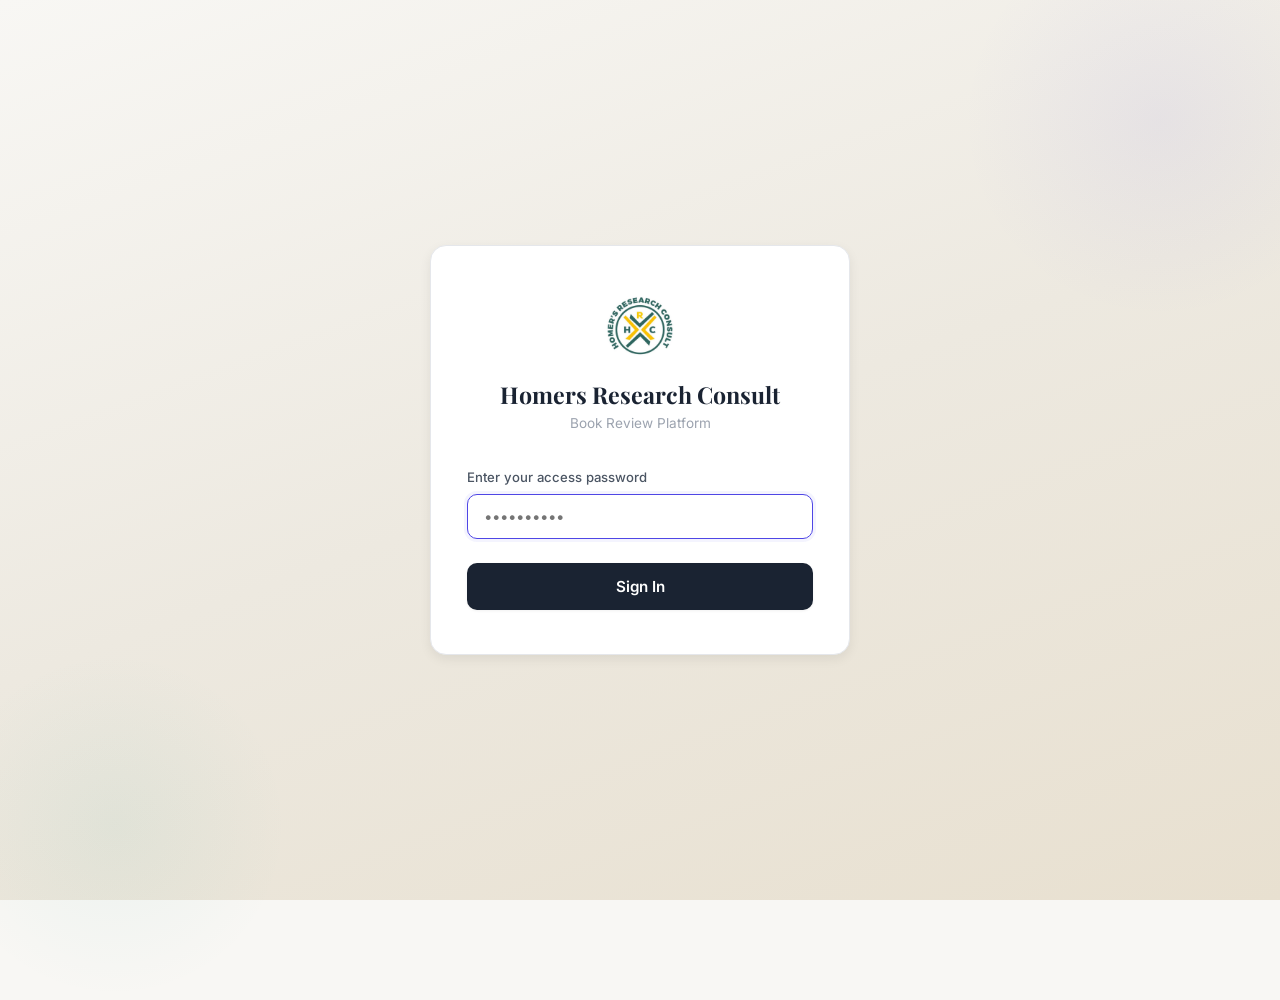
<file: index.html>
<!DOCTYPE html>
<html lang="en">
<head>
  <meta charset="UTF-8">
  <meta name="viewport" content="width=device-width, initial-scale=1.0">
  <meta name="description" content="Homers Research Consult - Book Review Platform">
  <title>Homers Research Consult | Book Review Platform</title>
  <link rel="stylesheet" href="css/main.css?v=1.3">
</head>
<body>
  <div class="login-page">
    <div class="login-card glass">
      <img src="youtube logo.png" alt="Homer's Research Consult" style="width:72px;height:72px;margin:0 auto 18px;display:block;border-radius:50%;object-fit:cover;">
      <h1>Homers Research Consult</h1>
      <p class="subtitle">Book Review Platform</p>
      
      <form id="loginForm" onsubmit="return false;">
        <div class="input-group">
          <label for="password">Enter your access password</label>
          <input type="password" id="password" placeholder="••••••••••" autocomplete="off" autofocus>
        </div>
        <button type="submit" class="btn btn-primary" id="loginBtn">Sign In</button>
        <p class="login-error" id="loginError">Invalid password. Please try again.</p>
      </form>
    </div>
  </div>

  <script>
    // Secure auth with SHA-256 hashed passwords
    // No plain-text passwords in source code
    const CREDENTIALS = {
      '187f5bf883179d57fe1671ab493ddc1d3c3f11cba7a2176360c33559452b6fa4': 'Emma',
      'dcb71b90feb69f0c93f53e3950a7c42a01e3dacdea463007ee0f326a51d6dcdc': 'CEO'
    };

    async function hashPassword(password) {
      const encoder = new TextEncoder();
      const data = encoder.encode(password);
      const hashBuffer = await crypto.subtle.digest('SHA-256', data);
      const hashArray = Array.from(new Uint8Array(hashBuffer));
      return hashArray.map(b => b.toString(16).padStart(2, '0')).join('');
    }

    document.getElementById('loginForm').addEventListener('submit', async function() {
      const pw = document.getElementById('password').value.trim();
      const hash = await hashPassword(pw);
      const role = CREDENTIALS[hash];
      if (role) {
        sessionStorage.setItem('hrc_role', role);
        sessionStorage.setItem('hrc_loggedIn', 'true');
        window.location.href = 'dashboard.html';
      } else {
        document.getElementById('loginError').classList.add('show');
        document.getElementById('password').value = '';
        setTimeout(() => document.getElementById('loginError').classList.remove('show'), 3000);
      }
    });

    // Redirect if already logged in
    if (sessionStorage.getItem('hrc_loggedIn') === 'true') {
      window.location.href = 'dashboard.html';
    }
  </script>
</body>
</html>
</file>
<file: css/main.css>
@import url('https://fonts.googleapis.com/css2?family=Playfair+Display:wght@400;600;700;800&family=Inter:wght@300;400;500;600;700&display=swap');

:root {
  --bg: #FFFFFF;
  --bg-soft: #F8F7F4;
  --bg-muted: #F0EDE8;
  --navy: #1A2332;
  --navy-light: #2D3E50;
  --gold: #B8922F;
  --gold-light: #D4A843;
  --gold-dark: #9A7A24;
  --gold-bg: rgba(184,146,47,0.08);
  --teal: #0D9488;
  --teal-bg: rgba(13,148,136,0.07);
  --indigo: #4F46E5;
  --indigo-bg: rgba(79,70,229,0.06);
  --text: #1A1A1A;
  --text-secondary: #4B5563;
  --text-muted: #9CA3AF;
  --border: #E5E7EB;
  --border-light: #F3F4F6;
  --green: #059669;
  --green-bg: rgba(5,150,105,0.08);
  --red: #DC2626;
  --red-bg: rgba(220,38,38,0.06);
  --orange: #D97706;
  --orange-bg: rgba(217,119,6,0.07);
  --blue: #2563EB;
  --blue-bg: rgba(37,99,235,0.06);
  --font-heading: 'Playfair Display', Georgia, serif;
  --font-body: 'Inter', -apple-system, sans-serif;
  --radius-sm: 6px;
  --radius-md: 10px;
  --radius-lg: 16px;
  --shadow-sm: 0 1px 3px rgba(0,0,0,0.06);
  --shadow-md: 0 4px 12px rgba(0,0,0,0.07);
  --shadow-lg: 0 8px 24px rgba(0,0,0,0.1);
  --transition: 0.25s cubic-bezier(0.4,0,0.2,1);
}

*,*::before,*::after{box-sizing:border-box;margin:0;padding:0}
html{font-size:16px;scroll-behavior:smooth}
body{font-family:var(--font-body);background:var(--bg-soft);color:var(--text);line-height:1.6;min-height:100vh;-webkit-font-smoothing:antialiased}
h1,h2,h3,h4,h5{font-family:var(--font-heading);font-weight:700;line-height:1.25;color:var(--navy)}
h1{font-size:2.25rem}h2{font-size:1.6rem}h3{font-size:1.2rem}
a{color:var(--gold-dark);text-decoration:none;transition:var(--transition)}
a:hover{color:var(--gold)}

.glass{background:var(--bg);border:1px solid var(--border);border-radius:var(--radius-lg);box-shadow:var(--shadow-md)}

/* Buttons */
.btn{display:inline-flex;align-items:center;justify-content:center;gap:8px;padding:11px 24px;border:none;border-radius:var(--radius-md);font-family:var(--font-body);font-weight:600;font-size:.9rem;cursor:pointer;transition:var(--transition)}
.btn-primary{background:var(--navy);color:#fff;box-shadow:var(--shadow-sm)}
.btn-primary:hover{background:var(--navy-light);transform:translateY(-1px);box-shadow:var(--shadow-md)}
.btn-secondary{background:var(--bg);color:var(--text);border:1px solid var(--border)}
.btn-secondary:hover{background:var(--bg-muted);border-color:#D1D5DB}
.btn-sm{padding:7px 14px;font-size:.82rem;border-radius:var(--radius-sm)}
.btn-icon{width:36px;height:36px;padding:0;border-radius:50%;display:inline-flex;align-items:center;justify-content:center;background:var(--bg-soft);border:1px solid var(--border);color:var(--text-secondary);cursor:pointer;transition:var(--transition);font-size:14px}
.btn-icon:hover{background:var(--bg-muted);color:var(--text)}

/* Badges */
.badge{display:inline-flex;align-items:center;gap:5px;padding:3px 10px;border-radius:50px;font-size:.72rem;font-weight:600;text-transform:uppercase;letter-spacing:.5px}
.badge-draft{background:var(--blue-bg);color:var(--blue)}
.badge-review{background:var(--orange-bg);color:var(--orange)}
.badge-revision{background:var(--red-bg);color:var(--red)}
.badge-approved{background:var(--green-bg);color:var(--green)}

/* Inputs */
.input-group{display:flex;flex-direction:column;gap:6px}
.input-group label{font-size:.82rem;font-weight:500;color:var(--text-secondary)}
input[type="password"],input[type="text"],textarea,select{width:100%;padding:12px 16px;border-radius:var(--radius-md);background:var(--bg);border:1px solid var(--border);color:var(--text);font-family:var(--font-body);font-size:.95rem;transition:var(--transition);outline:none}
input:focus,textarea:focus,select:focus{border-color:var(--indigo);box-shadow:0 0 0 3px var(--indigo-bg);background:var(--bg)}
textarea{resize:vertical;min-height:90px}

/* ===== NAVBAR ===== */
.navbar{display:flex;align-items:center;justify-content:space-between;padding:0 28px;height:58px;background:var(--navy);position:sticky;top:0;z-index:100}
.navbar-brand{display:flex;align-items:center;gap:12px}
.navbar-brand h2{font-size:1.05rem;color:#fff;margin:0}
.navbar-brand span{font-size:.75rem;color:rgba(255,255,255,.5);display:block;margin-top:1px}
.navbar-actions{display:flex;align-items:center;gap:10px}
.navbar .btn-secondary{background:rgba(255,255,255,.1);color:#fff;border:1px solid rgba(255,255,255,.15)}
.navbar .btn-secondary:hover{background:rgba(255,255,255,.18)}
.role-badge{padding:5px 12px;border-radius:50px;font-size:.72rem;font-weight:700;text-transform:uppercase;letter-spacing:.5px}
.role-author{background:rgba(212,168,67,.2);color:var(--gold-light);border:1px solid rgba(212,168,67,.3)}
.role-reviewer{background:rgba(96,165,250,.15);color:#93C5FD;border:1px solid rgba(96,165,250,.25)}

/* ===== LOGIN ===== */
.login-page{min-height:100vh;display:flex;align-items:center;justify-content:center;background:linear-gradient(160deg,#F8F7F4 0%,#EDE9E0 50%,#E8E0D0 100%);position:relative}
.login-page::before{content:'';position:absolute;top:-80px;right:-80px;width:400px;height:400px;background:radial-gradient(circle,rgba(79,70,229,.06) 0%,transparent 70%);border-radius:50%}
.login-page::after{content:'';position:absolute;bottom:-100px;left:-60px;width:350px;height:350px;background:radial-gradient(circle,rgba(13,148,136,.05) 0%,transparent 70%);border-radius:50%}
.login-card{width:100%;max-width:420px;padding:44px 36px;text-align:center;position:relative;z-index:1;animation:fadeInUp .5s ease-out}
.login-card .logo-icon{width:56px;height:56px;margin:0 auto 18px;background:var(--navy);border-radius:var(--radius-md);display:flex;align-items:center;justify-content:center;font-size:24px;color:#fff;font-weight:800;font-family:var(--font-heading)}
.login-card h1{font-size:1.45rem;margin-bottom:4px}
.login-card .subtitle{color:var(--text-muted);font-size:.85rem;margin-bottom:32px}
.login-card .input-group{margin-bottom:18px;text-align:left}
.login-card .btn-primary{width:100%;padding:14px;font-size:.95rem;margin-top:6px}
.login-error{color:var(--red);font-size:.82rem;margin-top:10px;display:none;animation:shake .4s ease}
.login-error.show{display:block}

/* ===== DASHBOARD ===== */
.dashboard{padding:28px 32px;max-width:1200px;margin:0 auto}
.dashboard-header{margin-bottom:24px}
.dashboard-header h1{font-size:1.6rem;margin-bottom:2px;color:var(--navy)}
.dashboard-header p{color:var(--text-muted);font-size:.9rem}

/* Stats with colored left borders */
.stats-row{display:flex;gap:14px;margin-bottom:28px;flex-wrap:wrap}
.stat-card{flex:1;min-width:130px;padding:18px 20px;border-radius:var(--radius-md);background:var(--bg);border:1px solid var(--border);border-left:4px solid var(--border);transition:var(--transition)}
.stat-card:hover{box-shadow:var(--shadow-md)}
.stat-card:nth-child(1){border-left-color:var(--indigo);background:linear-gradient(135deg,var(--bg),var(--indigo-bg))}
.stat-card:nth-child(2){border-left-color:var(--orange);background:linear-gradient(135deg,var(--bg),var(--orange-bg))}
.stat-card:nth-child(3){border-left-color:var(--red);background:linear-gradient(135deg,var(--bg),var(--red-bg))}
.stat-card:nth-child(4){border-left-color:var(--green);background:linear-gradient(135deg,var(--bg),var(--green-bg))}
.stat-card:nth-child(5){border-left-color:var(--gold);background:linear-gradient(135deg,var(--bg),var(--gold-bg))}
.stat-card .stat-number{font-size:1.8rem;font-weight:700;font-family:var(--font-heading);line-height:1}
.stat-card .stat-label{font-size:.72rem;color:var(--text-muted);text-transform:uppercase;letter-spacing:.5px;margin-top:4px}

/* Book Cards with colored top accent */
.books-grid{display:grid;grid-template-columns:repeat(auto-fill,minmax(340px,1fr));gap:24px}
.book-card{padding:0;cursor:pointer;transition:all 0.35s cubic-bezier(0.4,0,0.2,1);position:relative;overflow:hidden;background:var(--bg);border:1px solid var(--border);border-radius:var(--radius-lg)}
.book-card:hover{transform:translateY(-6px);box-shadow:0 16px 40px rgba(0,0,0,0.12),0 4px 12px rgba(0,0,0,0.06);border-color:transparent}
.book-card-accent{height:4px;width:100%}
.book-card[data-type="academic"] .book-card-accent{background:linear-gradient(90deg,var(--indigo),var(--teal))}
.book-card[data-type="business"] .book-card-accent{background:linear-gradient(90deg,var(--gold),var(--orange))}

/* Vertical card layout with large thumbnail */
.book-card-layout{display:flex;flex-direction:column;gap:0}
.book-card-thumbnail{width:100%;height:260px;flex-shrink:0;background:linear-gradient(145deg,var(--navy),var(--navy-light));display:flex;align-items:center;justify-content:center;overflow:hidden;position:relative;padding:24px 28px}
.book-card-thumbnail::after{content:'';position:absolute;bottom:0;left:0;right:0;height:70px;background:linear-gradient(to top,rgba(0,0,0,0.45),transparent);z-index:1;pointer-events:none}
.book-card-thumbnail img{width:auto;height:100%;max-width:100%;object-fit:contain;border-radius:4px;box-shadow:4px 6px 20px rgba(0,0,0,0.35),2px 3px 8px rgba(0,0,0,0.2);transition:transform 0.4s cubic-bezier(0.4,0,0.2,1);position:relative;z-index:0;filter:drop-shadow(0 2px 4px rgba(0,0,0,0.15))}
.book-card:hover .book-card-thumbnail img{transform:scale(1.05) translateY(-4px)}
.book-thumb-fallback{width:100%;height:100%;display:flex;flex-direction:column;align-items:center;justify-content:center;border-radius:var(--radius-sm);background:linear-gradient(145deg,var(--navy),var(--navy-light));gap:8px}
.book-thumb-fallback span{font-size:3rem;font-weight:800;font-family:var(--font-heading);color:rgba(255,255,255,0.2)}
.book-thumb-fallback .fallback-title{font-size:0.85rem;font-family:var(--font-heading);color:rgba(255,255,255,0.5);text-align:center;padding:0 16px;line-height:1.3;max-width:200px}

/* Thumbnail title overlay */
.book-thumb-title{position:absolute;bottom:10px;left:16px;right:16px;z-index:2;font-family:var(--font-heading);font-size:0.82rem;font-weight:700;color:#fff;text-shadow:0 1px 4px rgba(0,0,0,0.5);line-height:1.3;white-space:nowrap;overflow:hidden;text-overflow:ellipsis}

/* Page count pill on thumbnail */
.book-thumb-pages{position:absolute;top:12px;right:12px;z-index:2;background:rgba(0,0,0,0.55);backdrop-filter:blur(6px);color:#fff;font-size:0.7rem;font-weight:600;padding:4px 10px;border-radius:50px;display:flex;align-items:center;gap:4px;letter-spacing:0.3px;font-family:var(--font-body)}

.book-card-body{padding:16px 20px;flex:1;position:relative;min-width:0}
.book-card .book-number{position:absolute;top:10px;right:14px;font-size:2.2rem;font-weight:800;font-family:var(--font-heading);color:rgba(0,0,0,.04)}
.book-card .book-type{font-size:.68rem;text-transform:uppercase;letter-spacing:1px;margin-bottom:4px;font-weight:700}
.book-card[data-type="academic"] .book-type{color:var(--indigo)}
.book-card[data-type="business"] .book-type{color:var(--orange)}
.book-card h3{font-size:1.05rem;margin-bottom:6px;line-height:1.35}
.book-card .book-desc{font-size:.82rem;color:var(--text-secondary);margin-bottom:12px;line-height:1.5;display:-webkit-box;-webkit-line-clamp:2;-webkit-box-orient:vertical;overflow:hidden}
.book-card .book-meta{display:flex;align-items:center;gap:8px;flex-wrap:wrap}
.book-card .chapter-count{font-size:.75rem;color:var(--text-muted);display:flex;align-items:center;gap:3px}
.book-card .page-count{font-size:.75rem;color:var(--text-secondary);font-weight:600;background:var(--bg-muted);padding:2px 8px;border-radius:50px;display:flex;align-items:center;gap:3px}
.progress-bar{width:100%;height:3px;background:var(--border-light);border-radius:2px;margin-top:12px;overflow:hidden}
.progress-bar .fill{height:100%;background:linear-gradient(90deg,var(--teal),var(--indigo));border-radius:2px;transition:width .5s ease}

/* Filter Buttons */
.filter-btn.active{background:var(--navy)!important;color:#fff!important;border-color:var(--navy)!important}

/* ===== READER ===== */
.reader-layout{display:flex;height:calc(100vh - 58px)}
.chapter-sidebar{width:260px;background:var(--bg);border-right:1px solid var(--border);overflow-y:auto;flex-shrink:0;padding:18px 0}
.chapter-sidebar h3{padding:0 20px;font-size:.72rem;color:var(--text-muted);text-transform:uppercase;letter-spacing:1.5px;margin-bottom:10px;font-family:var(--font-body);font-weight:600}
.chapter-list{list-style:none}
.chapter-item{display:flex;align-items:center;gap:10px;padding:10px 20px;cursor:pointer;transition:var(--transition);font-size:.85rem;color:var(--text-secondary);border-left:3px solid transparent}
.chapter-item:hover{background:var(--bg-soft);color:var(--text)}
.chapter-item.active{background:var(--indigo-bg);color:var(--indigo);border-left-color:var(--indigo);font-weight:600}
.chapter-item .ch-status{width:7px;height:7px;border-radius:50%;flex-shrink:0}
.ch-status.pending{background:var(--text-muted)}
.ch-status.reviewed{background:var(--orange)}
.ch-status.approved{background:var(--green)}

.reader-main{flex:1;overflow-y:auto;padding:36px 56px;max-width:780px;background:var(--bg)}
.reader-main h1{font-size:1.8rem;margin-bottom:6px}
.reader-main h2{font-size:1.4rem;margin:28px 0 14px;color:var(--navy);padding-bottom:8px;border-bottom:2px solid var(--border-light)}
.reader-main h3{font-size:1.1rem;margin:22px 0 10px;color:var(--navy-light)}
.reader-main p{margin-bottom:14px;color:var(--text-secondary);line-height:1.85;font-size:.98rem}
.reader-main ul,.reader-main ol{margin:0 0 14px 22px;color:var(--text-secondary)}
.reader-main li{margin-bottom:6px;line-height:1.7}
.reader-main blockquote{border-left:3px solid var(--teal);padding:16px 20px;margin:18px 0;background:var(--teal-bg);border-radius:0 var(--radius-sm) var(--radius-sm) 0;color:var(--text-secondary)}
.reader-main table{width:100%;border-collapse:collapse;margin:18px 0;border:1px solid var(--border)}
.reader-main th,.reader-main td{padding:10px 14px;text-align:left;border:1px solid var(--border)}
.reader-main th{background:var(--indigo-bg);color:var(--indigo);font-weight:600;font-size:.88rem}
.reader-main td{color:var(--text-secondary);font-size:.9rem}

/* Commentable */
.commentable{position:relative;padding-right:36px;border-radius:var(--radius-sm)}
.commentable:hover{background:rgba(79,70,229,.03)}
.comment-trigger{position:absolute;right:0;top:4px;opacity:0;width:26px;height:26px;border-radius:50%;background:var(--indigo);color:#fff;border:none;cursor:pointer;font-size:12px;display:flex;align-items:center;justify-content:center;transition:var(--transition)}
.commentable:hover .comment-trigger{opacity:1}
.commentable.has-comments .comment-trigger{opacity:1;background:var(--orange)}
.comment-count-badge{position:absolute;right:-3px;top:-3px;width:14px;height:14px;background:var(--red);border-radius:50%;font-size:9px;color:white;display:flex;align-items:center;justify-content:center;font-weight:700}

/* Comments Panel */
.comments-panel{width:340px;background:var(--bg);border-left:1px solid var(--border);overflow-y:auto;flex-shrink:0;display:flex;flex-direction:column}
.comments-panel.hidden{display:none}
.comments-header{padding:16px 20px;border-bottom:1px solid var(--border);display:flex;align-items:center;justify-content:space-between;background:var(--indigo-bg)}
.comments-header h3{font-size:.95rem;font-family:var(--font-body);font-weight:600;color:var(--indigo)}
.comment-thread{padding:14px 20px;border-bottom:1px solid var(--border-light)}
.comment-thread .quoted-text{font-size:.78rem;color:var(--text-muted);border-left:2px solid var(--gold);padding-left:10px;margin-bottom:8px;font-style:italic}
.comment-bubble{padding:10px 12px;border-radius:var(--radius-md);margin-bottom:6px;font-size:.85rem;line-height:1.5}
.comment-bubble.reviewer-comment{background:var(--blue-bg);border:1px solid rgba(37,99,235,.1)}
.comment-bubble.author-comment{background:var(--gold-bg);border:1px solid rgba(184,146,47,.15)}
.comment-meta{font-size:.7rem;color:var(--text-muted);margin-top:4px}
.comment-actions{display:flex;gap:6px;margin-top:6px}
.resolve-btn{padding:3px 10px;border-radius:var(--radius-sm);border:none;font-size:.72rem;cursor:pointer;font-weight:600;transition:var(--transition);background:var(--green-bg);color:var(--green)}
.resolve-btn:hover{background:rgba(5,150,105,.15)}
.comment-input-area{padding:14px 20px;border-top:1px solid var(--border);margin-top:auto;background:var(--bg-soft)}
.comment-input-area textarea{min-height:65px;font-size:.85rem}

/* Voice Recorder */
.voice-recorder{position:fixed;bottom:20px;right:20px;z-index:50}
.voice-btn{width:48px;height:48px;border-radius:50%;background:var(--indigo);color:#fff;border:none;cursor:pointer;font-size:18px;box-shadow:var(--shadow-md);transition:var(--transition);display:flex;align-items:center;justify-content:center}
.voice-btn:hover{transform:scale(1.08);box-shadow:var(--shadow-lg)}
.voice-btn.recording{background:var(--red);animation:pulse 1.5s infinite}
.voice-panel{position:absolute;bottom:60px;right:0;width:280px;padding:18px;border-radius:var(--radius-lg);background:var(--bg);border:1px solid var(--border);box-shadow:var(--shadow-lg);display:none}
.voice-panel.show{display:block;animation:fadeInUp .25s ease}
.voice-panel-close{position:absolute;top:8px;right:10px;background:none;border:none;cursor:pointer;font-size:16px;color:var(--text-muted);padding:4px;line-height:1;transition:var(--transition)}
.voice-panel-close:hover{color:var(--text)}
.voice-timer{font-size:1.8rem;font-weight:700;font-family:var(--font-heading);text-align:center;color:var(--indigo);margin:10px 0}
.voice-controls{display:flex;justify-content:center;gap:10px}
.voice-note-item{display:flex;align-items:center;gap:8px;padding:8px;background:var(--bg-soft);border-radius:var(--radius-sm);margin-top:6px;border:1px solid var(--border-light)}
.voice-note-item audio{flex:1;height:30px}

/* Version History */
.version-timeline{padding:16px 0}
.version-item{display:flex;gap:12px;padding:10px 0;border-bottom:1px solid var(--border-light)}
.version-dot{width:10px;height:10px;border-radius:50%;background:var(--teal);margin-top:4px;flex-shrink:0}
.version-info h4{font-size:.88rem;font-family:var(--font-body);font-weight:600;color:var(--text)}
.version-info p{font-size:.78rem;color:var(--text-muted)}

/* Modal */
.modal-overlay{position:fixed;inset:0;background:rgba(0,0,0,.3);backdrop-filter:blur(3px);z-index:200;display:none;align-items:center;justify-content:center}
.modal-overlay.show{display:flex}
.modal{width:90%;max-width:520px;padding:28px;border-radius:var(--radius-lg);background:var(--bg);border:1px solid var(--border);box-shadow:var(--shadow-lg);animation:fadeInUp .25s ease}
.modal h2{margin-bottom:14px;font-size:1.3rem}
.modal-actions{display:flex;gap:10px;justify-content:flex-end;margin-top:20px}

/* Animations */
@keyframes fadeInUp{from{opacity:0;transform:translateY(16px)}to{opacity:1;transform:translateY(0)}}
@keyframes shake{0%,100%{transform:translateX(0)}25%{transform:translateX(-6px)}75%{transform:translateX(6px)}}
@keyframes pulse{0%,100%{box-shadow:0 0 0 0 rgba(220,38,38,.3)}50%{box-shadow:0 0 0 10px rgba(220,38,38,0)}}
.fade-in{animation:fadeInUp .4s ease-out both}
.fade-in-delay-1{animation-delay:.08s}
.fade-in-delay-2{animation-delay:.16s}

::-webkit-scrollbar{width:5px}
::-webkit-scrollbar-track{background:transparent}
::-webkit-scrollbar-thumb{background:var(--border);border-radius:3px}

/* Toasts */
.toast-container{position:fixed;top:16px;right:16px;z-index:300;display:flex;flex-direction:column;gap:6px}
.toast{padding:12px 18px;border-radius:var(--radius-md);font-size:.85rem;font-weight:500;box-shadow:var(--shadow-md);animation:fadeInUp .25s ease;min-width:260px}
.toast-success{background:#F0FDF4;border:1px solid var(--green);color:var(--green)}
.toast-error{background:#FEF2F2;border:1px solid var(--red);color:var(--red)}
.toast-info{background:#EFF6FF;border:1px solid var(--blue);color:var(--blue)}

/* Concept Diagrams */
.diagram-container { margin: 24px 0; border: 1px solid var(--border); border-radius: var(--radius-lg); background: var(--bg-soft); padding: 20px; overflow: hidden; }
.diagram-header { font-family: var(--font-heading); font-weight: 700; color: var(--navy); margin-bottom: 16px; font-size: 1.1rem; text-align: center; }
.diagram-grid { display: grid; gap: 16px; }
.grid-2 { grid-template-columns: 1fr 1fr; }
.grid-3 { grid-template-columns: 1fr 1fr 1fr; }
.diagram-box { background: var(--bg); border: 1px solid var(--border-light); padding: 16px; border-radius: var(--radius-md); box-shadow: var(--shadow-sm); text-align: center; }
.diagram-box h4 { margin-bottom: 8px; color: var(--indigo); font-size: 1rem; }
.diagram-box p { font-size: 0.85rem; color: var(--text-secondary); margin: 0; line-height: 1.5; }
.diagram-flow { display: flex; align-items: center; justify-content: center; flex-wrap: wrap; gap: 12px; }
.diagram-flow .diagram-box { flex: 1; min-width: 120px; border-top: 3px solid var(--teal); }
.diagram-arrow { color: var(--text-muted); font-size: 1.2rem; display: flex; align-items: center; justify-content: center; }
.header-image { width: 100%; height: auto; max-height: 350px; object-fit: cover; border-radius: var(--radius-lg); margin-bottom: 24px; box-shadow: var(--shadow-md); border: 1px solid var(--border); }
@media(max-width: 768px) { .grid-2, .grid-3 { grid-template-columns: 1fr; } .diagram-flow { flex-direction: column; } .diagram-arrow { transform: rotate(90deg); } }
/* Responsive */
@media(max-width:1024px){.chapter-sidebar{width:210px}.comments-panel{width:280px}.reader-main{padding:28px}}
@media(max-width:768px){.navbar{padding:0 14px}.dashboard{padding:14px}.books-grid{grid-template-columns:1fr}.book-card-thumbnail{height:200px;padding:16px 20px}.book-thumb-title{font-size:0.75rem}.book-thumb-pages{font-size:0.65rem;padding:3px 8px}.reader-layout{flex-direction:column}.chapter-sidebar{width:100%;height:auto;max-height:180px}.comments-panel{width:100%;height:280px}.reader-main{padding:16px}.stats-row{flex-direction:column}}
</file>
